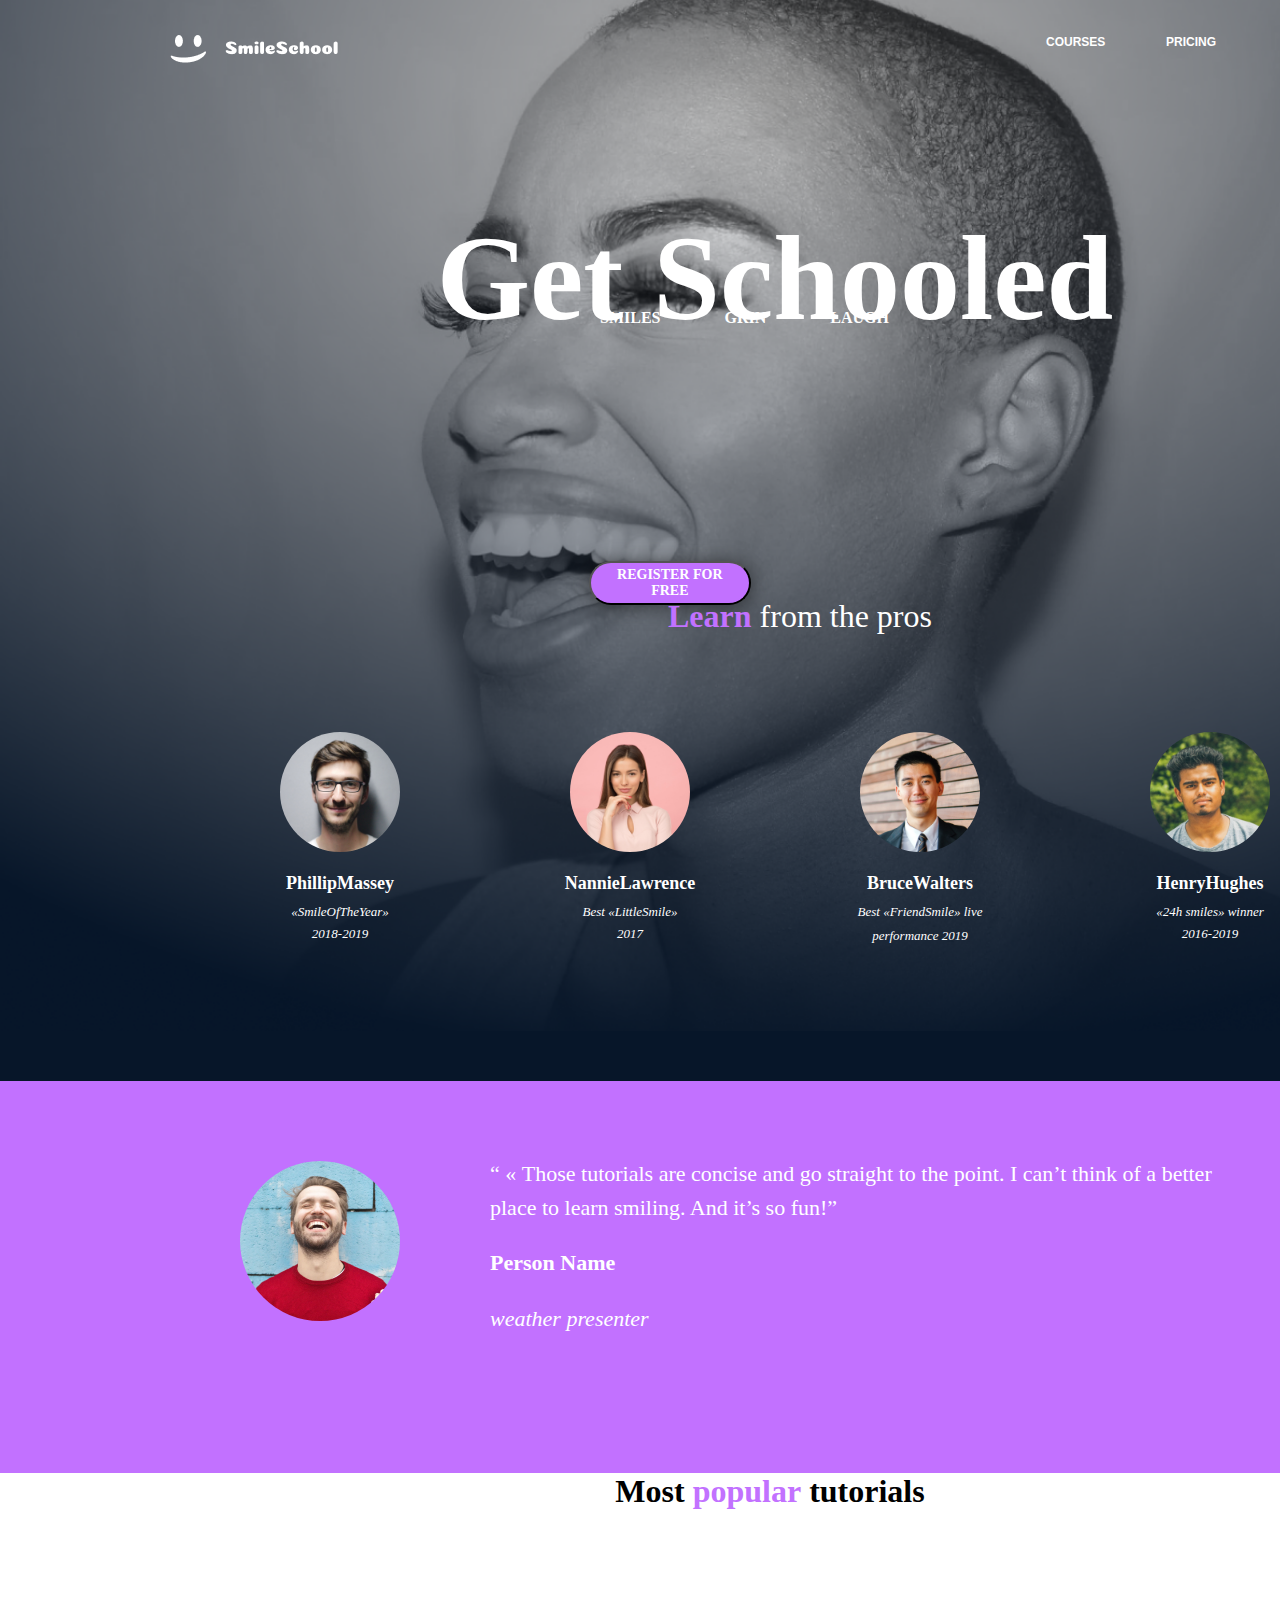
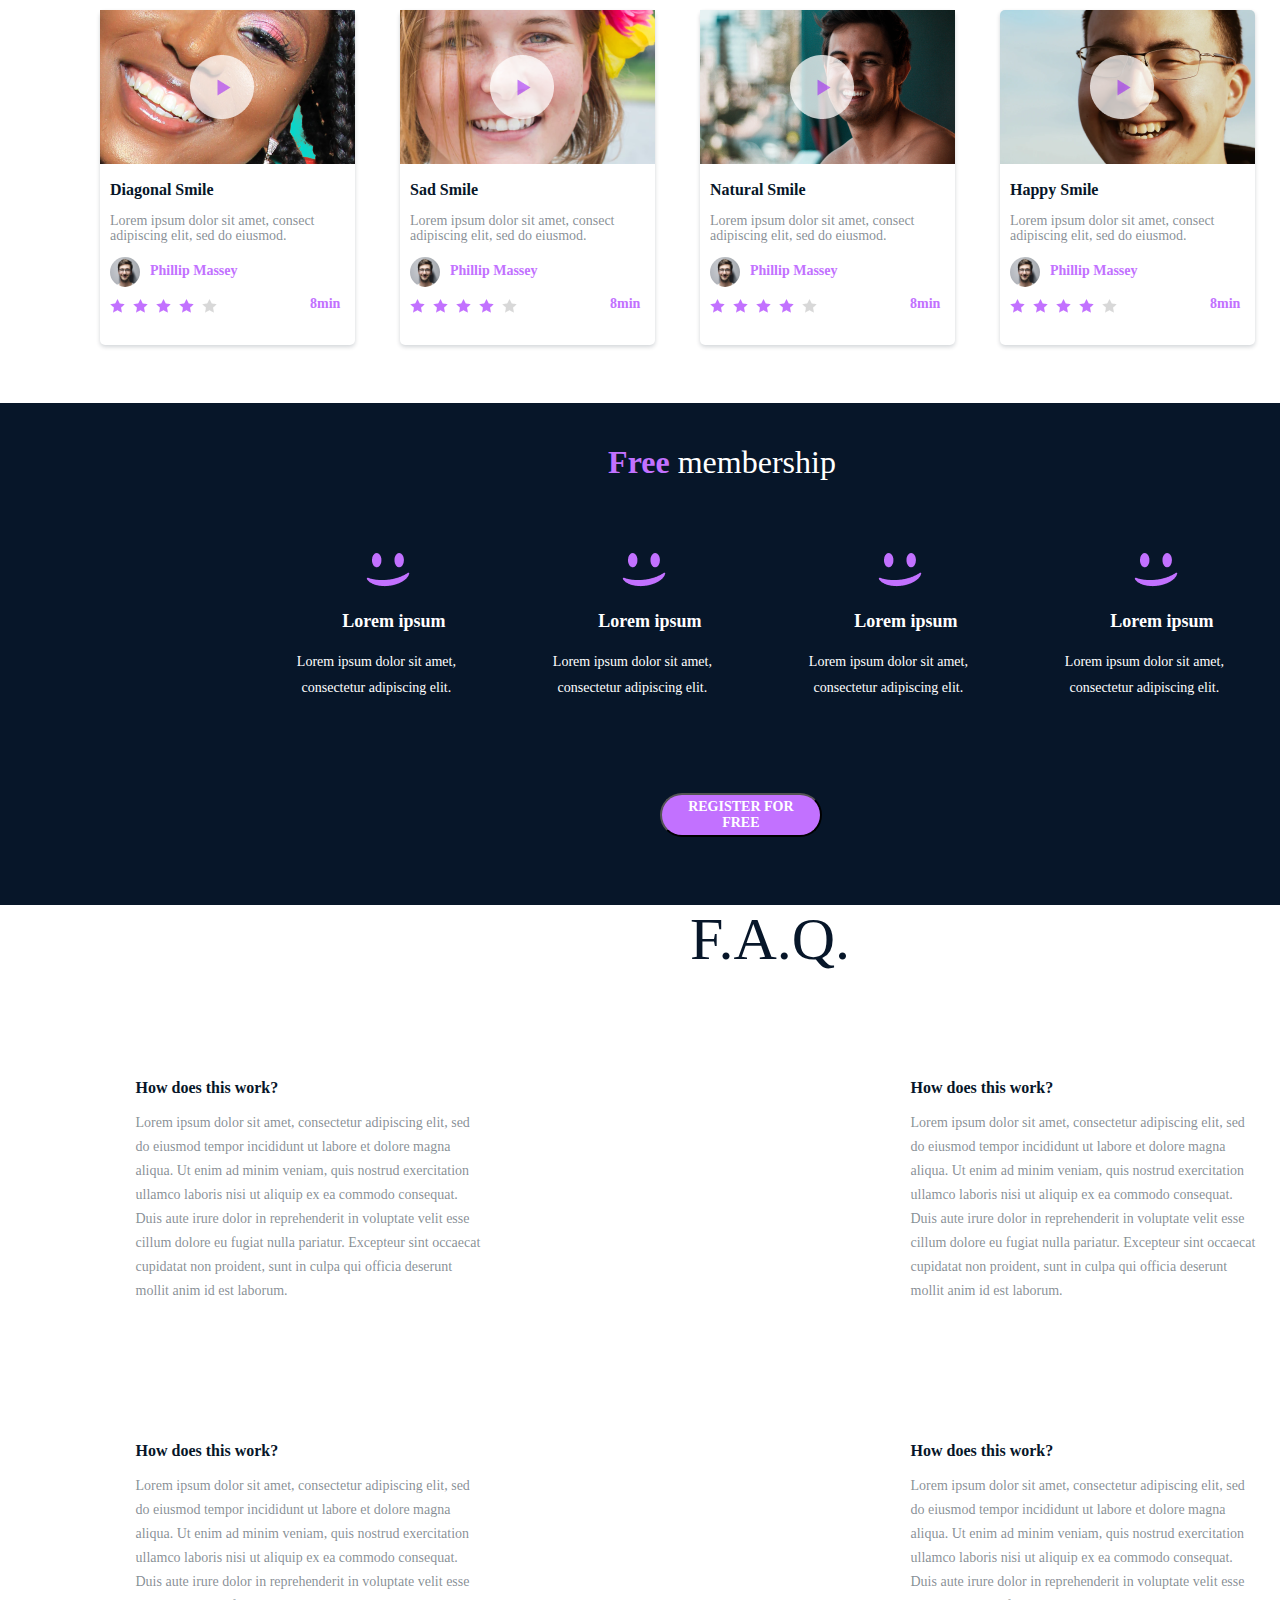
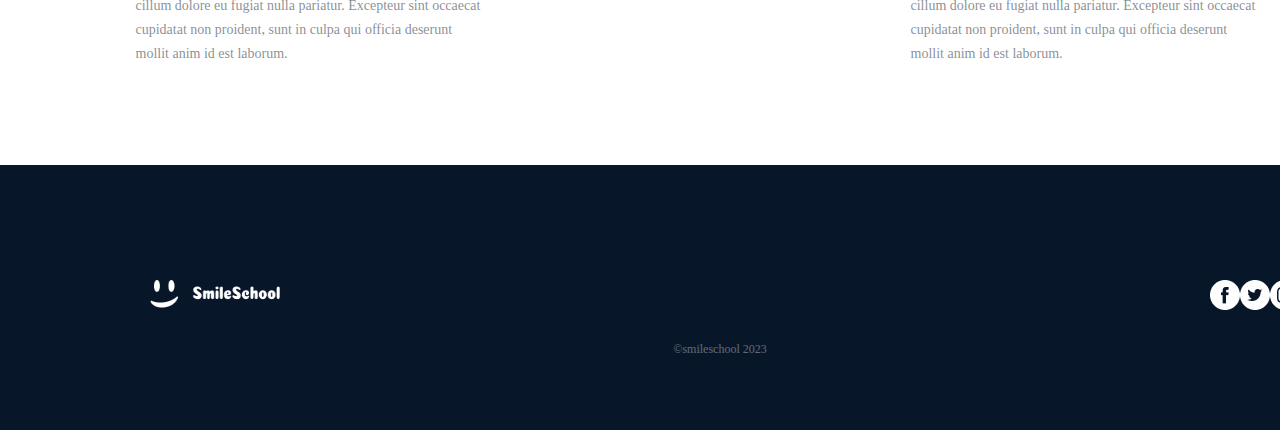
<file: css_advanced/index.html>
<!DOCTYPE html>
<html lang="en">
<head>
    <meta charset="UTF-8">
    <meta name="viewport" content="width=device-width, initial-scale=1.0">
    <!-- Import styles.css file -->
    <link rel="stylesheet" type="text/css" href="styles.css">

    <title>School Page </title>
</head>
<body>
    <!-- section for background image -->
    <section class="background-section">
        <header class="header">
            <div class="menu-top">
              <div class="logo">
                <a  href="#"><img src="images/logo.png" alt="Smile School"></a>
              </div>
            </div>
            <div class="menu-top-right">
              <a href=""><div class="courses">COURSES</div></a>
              <a href=""><div class="pricing">PRICING</div></a>
              <a href=""><div class="login">LOGIN</div></a>
            </div>
          </header>
    <!--Section for the banner-->
    <section>
      <div>
        <h1 class="titles">Get Schooled</h1> 
            <p class="t1">SMILES</p>
            <p class="t1">GRIN</p>
            <p class="t1">LAUGH</p>
            <button class="button">REGISTER FOR FREE</button>
      </div>
            <div class="flex-container">
                <h2 class="head2"><span>Learn</span> from the pros</h2>
            </div>
            <div class="person-box">
                <div class="person">
                    <img src="images/photo1.png" alt="image">
                    <h3 class="name">PhillipMassey</h3>
                    <p class="bestsmile">«SmileOfTheYear»</p>
                    <p class="bestsmile">2018-2019</p>
                </div>
                <div class="person">
                    <img src="images/photo2.png" alt="image">
                    <h3 class="name">NannieLawrence</h3>
                    <p class="bestsmile">Best «LittleSmile»</p>
                    <p class="bestsmile">2017</p>
                </div>
                <div class="person">
                    <img src="images/photo3.png" alt="image">
                    <h3 class="name"> BruceWalters</h3>
                    <p class="bestsmile">
                        Best «FriendSmile» live performance 2019</p>
                </div>
                <div class="person">
                    <img src="images/photo4.png" alt="image">
                    <h3 class="name">HenryHughes</h3>
                    <p class="bestsmile">«24h smiles» winner</p>
                    <p class="bestsmile">2016-2019</p>
                </div>
            </div>
    </section>
    <!--End section for the banner-->  
    </section>

    <!--Section for the quote -->
    <section class="quote">
        <div>
            <img class="image" src="images/photo5.png" alt="Image">
        </div>
        <div>
            <!-- Another block with a quote tag, author quote, and text -->
            <blockquote class="text">
                <q class="quoText"> « Those tutorials are concise and go straight to the point. I can’t
                    think of a better place to learn smiling. And it’s so fun!</q>
                <p class="PersonName">Person Name</p>
                <p class="WeatherPresenter">weather presenter</p>
            </blockquote>
        </div>
    </section>
    
<!-- Video Items -->
<section class="video-block">
    
    <h1 class="titlep2">Most <span>popular</span> tutorials</h1>
    <div class="Part2Tutorials">
        <div class="back">
            <img src="images/preview1.png" alt="image">
            <img class="play" src="images/play.png" alt="image">
            <h2 class="DiagonalSmile">Diagonal Smile</h2>
            <p class="text3">Lorem ipsum dolor sit amet, consect adipiscing elit, sed do eiusmod.</p>
            <div>
                <img class="person1" src="images/photo1.png" alt="image">
                <h3 class="PhillipMassey">Phillip Massey</h3>
                <div>
                    <img class="rating" src="images/rating.png" alt="image">
                    <p class="Min">8min</p>
                </div>
            </div>
        </div>
        <div class="back2">
            <img src="images/preview2.png" alt="image">
            <img class="play" src="images/play.png" alt="image">
            <h2 class="DiagonalSmile">Sad Smile</h2>
            <p class="text3">Lorem ipsum dolor sit amet, consect adipiscing elit, sed do eiusmod.</p>
            <div>
                <img class="person1" src="images/photo1.png" alt="image">
                <h3 class="PhillipMassey">Phillip Massey</h3>
                <div>
                    <img class="rating" src="images/rating.png" alt="image">
                    <p class="Min">8min</p>
                </div>
            </div>
        </div>

        <div class="back3">
            <img src="images/preview3.png" alt="image">
            <img class="play" src="images/play.png" alt="image">
            <h2 class="DiagonalSmile">Natural Smile</h2>
            <p class="text3">Lorem ipsum dolor sit amet, consect adipiscing elit, sed do eiusmod.</p>
            <div>
                <img class="person1" src="images/photo1.png" alt="image">
                <h3 class="PhillipMassey">Phillip Massey</h3>
                <div>
                    <img class="rating" src="images/rating.png" alt="image">
                    <p class="Min">8min</p>
                </div>
            </div>
        </div>
        <div class="back4">
            <img src="images/preview4.png" alt="image">
            <img class="play" src="images/play.png" alt="image">
            <h2 class="DiagonalSmile">Happy Smile</h2>
            <p class="text3">Lorem ipsum dolor sit amet, consect adipiscing elit, sed do eiusmod. </p>
            <div>
                <img class="person1" src="images/photo1.png" alt="image">
                <h3 class="PhillipMassey">Phillip Massey</h3>
                <div>
                    <img class="rating" src="images/rating.png" alt="image">
                    <p class="Min">8min</p>
                </div>
            </div>
        </div>
    </div>
</section>
     <!-- Video Items End -->

<!--  Membership Section -->
    

    <section class="Membership">
        <h1 class="member" style="left: 550px;"><span>Free</span> membership</h1>
                <div class="details">
                    <img class="smile" src="images/smile.png" alt="image">
                    <h2 class="head3">Lorem ipsum</h2>
                    <p class="text4">Lorem ipsum dolor sit amet, consectetur adipiscing elit.</p>
                </div>
                <div class="details">
                    <img class="smile" src="images/smile.png" alt="image">
                    <h2 class="head3">Lorem ipsum</h2>
                    <p class="text4">Lorem ipsum dolor sit amet, consectetur adipiscing elit.</p>
                </div>
                <div class="details">
                    <img class="smile" src="images/smile.png" alt="image">
                    <h2 class="head3">Lorem ipsum</h2>
                    <p class="text4">Lorem ipsum dolor sit amet, consectetur adipiscing elit.</p>
                </div>
                <div class="details">
                    <img class="smile" src="images/smile.png" alt="image">
                    <h2 class="head3">Lorem ipsum</h2>
                    <p class="text4">Lorem ipsum dolor sit amet, consectetur adipiscing elit.</p>
                </div>
                <button class="button2">REGISTER FOR FREE</button>
    </section>
   
<!-- End Membership Section  -->

<!--  FAQ Section  -->

<section class="FAQ1">
    <h1 class="Faq">F.A.Q.</h1>
            <div class="matrix">
                <div>
                    <h2 class="HowDoesThisWork">How does this work?</h2>
                    <p class="LoremIpsumDolorSi">Lorem ipsum dolor sit amet, consectetur adipiscing elit, sed do eiusmod tempor incididunt ut labore et dolore magna aliqua. Ut enim ad minim veniam, quis nostrud exercitation ullamco laboris nisi ut aliquip ex ea commodo consequat. Duis aute irure dolor in reprehenderit in voluptate velit esse cillum dolore eu fugiat nulla pariatur. Excepteur sint occaecat cupidatat non proident, sunt in culpa qui officia deserunt mollit anim id est laborum.</p>
                </div>
                <div>
                    <h2 class="HowDoesThisWork">How does this work?</h2>
                    <p class="LoremIpsumDolorSi">Lorem ipsum dolor sit amet, consectetur adipiscing elit, sed do eiusmod tempor incididunt ut labore et dolore magna aliqua. Ut enim ad minim veniam, quis nostrud exercitation ullamco laboris nisi ut aliquip ex ea commodo consequat. Duis aute irure dolor in reprehenderit in voluptate velit esse cillum dolore eu fugiat nulla pariatur. Excepteur sint occaecat cupidatat non proident, sunt in culpa qui officia deserunt mollit anim id est laborum.</p>
                </div>
                <div>
                    <h2 class="HowDoesThisWork">How does this work?</h2>
                    <p class="LoremIpsumDolorSi">Lorem ipsum dolor sit amet, consectetur adipiscing elit, sed do eiusmod tempor incididunt ut labore et dolore magna aliqua. Ut enim ad minim veniam, quis nostrud exercitation ullamco laboris nisi ut aliquip ex ea commodo consequat. Duis aute irure dolor in reprehenderit in voluptate velit esse cillum dolore eu fugiat nulla pariatur. Excepteur sint occaecat cupidatat non proident, sunt in culpa qui officia deserunt mollit anim id est laborum.</p>
                </div>
                <div>
                    <h2 class="HowDoesThisWork">How does this work?</h2>
                    <p class="LoremIpsumDolorSi">Lorem ipsum dolor sit amet, consectetur adipiscing elit, sed do eiusmod tempor incididunt ut labore et dolore magna aliqua. Ut enim ad minim veniam, quis nostrud exercitation ullamco laboris nisi ut aliquip ex ea commodo consequat. Duis aute irure dolor in reprehenderit in voluptate velit esse cillum dolore eu fugiat nulla pariatur. Excepteur sint occaecat cupidatat non proident, sunt in culpa qui officia deserunt mollit anim id est laborum.</p>
                </div>
            </div>
</section>
<!--  FAQ Section End -->
    </main>

<!--  FOOTER Section -->
<footer>
    <div class="footer">
        <img class="logos" src="images/logo.png" alt="image">
        <div class="share">
            <a href="logo">
                <img src="images/Facebook_White.png" alt="facebook">
            </a>
            <a href="logo">
                <img src="images/Twitter_White.png" alt="twitter">
            </a>
            <a href="logo">
                <img src="images/Instagram_White.png" alt="instgram">
            </a>
        </div>
        <p class="smileschool">©smileschool 2023</p>
    </div>
</footer>
<!--  FOOTER Section End -->

</body>
</html>
</file>
<file: css_advanced/styles.css>
html, body {
    background-color: #071629;
    width: 1550px;
    height: 249px;
    margin: 0px;
    padding: 0;
}

.background-section {
    background-image: url('images/background.png');
    background-repeat: no-repeat;
    background-size: cover;
    background-blend-mode: normal, color;
    /* Dimensions and fill */
}

.header {
    display: flex;
    justify-content: space-between;
    align-items: center;
    padding: 35px 170px;
    box-sizing: border-box;
}

.menu-top {
    display: flex;
    justify-content: space-between;
    align-items: center;
    width: 234px;
}

.logo {
    /* Logo */
    width: 100px;
    height: 100px;
}

.menu-top-right {
    display: flex;
    justify-content: flex-end;
    align-items: center;
    margin-right: -6px;
}

.menu-top-right a {
    text-decoration: none;
}

.courses,
.pricing,
.login {
    /* Courses, Pricing, Login */
    font-family: 'Source Sans Pro', sans-serif;
    font-style: normal;
    font-weight: 700;
    font-size: 12px;
    line-height: 15px;
    color: #FFFFFF;
    text-decoration: none;
    margin-left: 20px; /* add margin-left to create space between menu items */
    width: 100px;
    height: 100px;
}


.titles {
    margin-top: 40px;
    text-align: center;
    color: white;
    font-size: 120px;
    font-family: 'Source Sans Pro';
    font-weight: 700;
    word-wrap: break-word;
    line-height: normal;
}

.t1{
    line-height: 20px;
    text-align: center;
    color: white;
    position: relative;
    display: inline;
    left: 570px;
    margin: 30px;
    top: -120px;
    font-weight: 700;
    
}

.button{
    width: 162px;
    height: 44px;
    flex-shrink: 0;
    border-radius: 22px;
    background: #C271FF;
    box-shadow: 0px 2px 20px 0px rgba(0, 0, 0, 0.50);
    /* Horizontal Positioning */
    position: absolute;
    left: 46%; /* Centers horizontally */
    transform: translateX(-50%); /* Corrects horizontal centering */
    /* Vertical Positioning */
    top: 55%; /* Centers vertically */
    transform: translateY(150%); /* Corrects vertical centering */
    color: white;
    font-size: 14px;
    font-family: 'Source Sans Pro';
    font-weight: 600;
    cursor: pointer;
}

.head2 span{
    color: #C271FF;
    font-size: 32px;
    font-family: 'Source Sans Pro';
    font-weight: 700;
}

.flex-container {
    display: flex;
    justify-content: center;
}

.head2 {
    color: white;
    font-size: 32px;
    font-family: 'Source Sans Pro';
    font-weight: 300;
    position: relative;
    justify-content: center;
    margin-top: 150px;
    margin-left: 50px;
}

.person-box {
    display: flex;
    justify-content: center;
}
  
.person {
   text-align: center;
    margin: 70px;
  }

/* Giving style to img */
.person img {
    display: block;
    max-width: 120px;
    margin: 0 auto;
    border-radius: 50%; /* Create a circular border */
}

.name {
    color: white;
    font-size: 18px;
    font-family: 'Source Sans Pro'; 
    font-weight: 900; 
    line-height: 27px;
    font-style: normal;
}

.bestsmile {
    width: 150px;
    text-align: center;
    color: white;
    font-size: 13px;
    font-family: 'Source Sans Pro';
    font-style: italic;
    font-weight: 400;
    line-height: 24px;
    word-wrap: break-word;
    margin-top: -15px;
}

/*  Quote Section */

.quote {
    position: relative;
    width: 1550px;
    height: 392px;
    left: -10px;
    background: #C271FF;
    margin-top: 50px;
}

.image {
    left: 250px; 
    top: 80px;
    position: absolute;
    border-radius: 50%; /* Create a circular border */
}


.text {
    width: 730px;
    height: 158px;
    margin-left: 500px;
    position: absolute;
    top: 60px;
}

.quoText {
    width: 730px;
    color: white;
    font-size: 22px;
    font-family: 'Source Sans Pro';
    font-weight: 400;
    line-height: 33.60px;
    word-wrap: break-word;
}

.PersonName {
    color: white;
    font-size: 22px;
    font-family: 'Source Sans Pro';
    font-weight: 700;
    line-height: 33.60px;
    word-wrap: break-word;
}

.WeatherPresenter {
    color: white;
    font-size: 22px;
    font-family: 'Source Sans Pro';
    font-style: italic;
    font-weight: 400;
    line-height: 33.60px;
    word-wrap: break-word"
}

/* Section Tutorials - Videos */

.video-block {
    width: 1540px;
    height: 600px;
    background: #FFF;
}


.Part2Tutorials {
    width: 1228px;
    height: 450px;
    position: relative;
    margin-top: 5px;
}

.titlep2 {
    text-align: center;
    margin-bottom: 100px;
    margin-top: 0px;
}

.titlep2  span{
    color: #C271FF;
    font-size: 32px;
    font-family: Source Sans Pro;
    font-weight: 700;
    word-wrap: break-word;
}

.back {
    width: 255px;
    height: 335px;
    top: 0px;
    left: 100px;
    position: absolute;
    background: white;
    box-shadow: 0px 2px 4px rgba(7, 22, 41, 0.18);
    border-radius: 5px;
}

.back2 {
    width: 255px;
    height: 335px;
    left: 400px;
    top: 0px;
    position: absolute;
    background: white;
    box-shadow: 0px 2px 4px rgba(7, 22, 41, 0.18);
    border-radius: 5px;
}

.back3 {
    width: 255px;
    height: 335px;
    left: 700px;
    top: 0px;
    position: absolute;
    background: white;
    box-shadow: 0px 2px 4px rgba(7, 22, 41, 0.18);
    border-radius: 5px;
}

.back4 {
    width: 255px;
    height: 335px;
    left: 1000px;
    overflow-x: hidden;
    top: 0px;
    position: absolute;
    background: white;
    box-shadow: 0px 2px 4px rgba(7, 22, 41, 0.18);
    border-radius: 5px;
}

.PhillipMassey {
    color: #C271FF;
    font-size: 14px;
    font-family: 'Source Sans Pro';
    font-weight: 600;
    line-height: 28px;
    word-wrap: break-word;
    margin-left: 50px;
}

.person1 {
    width: 30px;
    height: 30px;
    left: 10px;
    position: absolute;
    border-radius: 50%; /* Create a circular border */
}

.text3 {
    width: 242px;
    color: rgba(7, 22, 41, 0.50);
    font-size: 14px;
    font-family: 'Source Sans Pro'; 
    font-weight: 400;
    line-height: 15px;
    word-wrap: break-word;
    position: relative;
    left: 10px;
}

.DiagonalSmile {
    color: #071629;
    font-size: 16px;
    font-family: 'Source Sans Pro';
    font-weight: 700;
    position: relative;
    left: 10px;
    word-wrap: break-word;
}

.Min {
    position: relative;
    left: 210px;
    color: #C271FF;
    font-size: 14px;
    font-family: 'Source Sans Pro';
    font-weight: 600;
    line-height: 10px;
    word-wrap: break-word;
}

.rating {
    left: 10px;
    position: absolute;
}

.play {
    width: 64px;
    height: 64px;
    left: 90px;
    top: 45px;
    position: absolute;
    opacity: 0.86;
}

/* Section Membership */

.Membership {
    width: 1550px;
    height: 502px;
    background: #071629;
    display: flex;
    justify-content: center;
    position: relative;
    left: -10px;
    margin-top: -70px;
}

.member {
    text-align: center;
    color: white;
    font-size: 32px;
    font-family: 'Source Sans Pro';
    font-weight: 300;
    word-wrap: break-word;
    position: relative;
    bottom: -20px;
}   

.member span {
    color: #C271FF;
    font-size: 32px;
    font-family: 'Source Sans Pro';
    font-weight: 700;
    word-wrap: break-word;
}

.details {
    position: relative;
    top: 150px;
    right: 20px;
}

.text4 {
    width: 221px;
    text-align: center; 
    color: white; 
    font-size: 14px; 
    font-family: 'Source Sans Pro'; 
    font-weight: 400; 
    line-height: 26px; 
    word-wrap: break-word;
}

.head3 {
    width: 256px; 
    text-align: center; 
    color: white; 
    font-size: 18px; 
    font-family: 'Source Sans Pro'; 
    font-weight: 600; 
    line-height: 26px;
     word-wrap: break-word;
}

.smile {
    position: relative;
    left: 100px;
}

.button2 {
    width: 162px;
    height: 44px; 
    left: 0px; 
    top: 0px; 
    position: absolute; 
    background: #C271FF; 
    border-radius: 22px;
    position: relative;
    top: 390px;
    left: -650px;
    color: white;
    font-size: 14px;
    font-family: 'Source Sans Pro';
    font-weight: 600;
    cursor: pointer;
}

/* FAQ Section */ 


.FAQ1 {
    width: 1540px;
    height: 900px;
    background: #FFF;
    margin-top: -55px;
    padding-top: 15px;
    margin-bottom: 5px;
}

.Faq {
    text-align: center;
    color: #071629;
    font-size: 60px;
    font-family: 'Source Sans Pro';
    font-weight: 300;
    word-wrap: break-word;

}

.matrix {
    display: flex;
    flex-wrap: wrap;
    justify-content: space-around;;
    align-items: center;
    gap: 10px; /* Adjust the gap as needed */
    text-align: center;
}

.matrix > div {
    flex: 0 1 calc(40% - 20px); /* 2 columns with a gap of 20px */
    max-width: calc(40% - 20px);
    border: 1px solid #FFFFFF; /* Add borders if desired, change color */
    padding: 50px; /* Add padding as desired */
    box-sizing: border-box;
}

.HowDoesThisWork {
    color: #071629;
    font-size: 16px;
    font-family: 'Source Sans Pro';
    font-weight: 700;
    word-wrap: break-word;
    text-align: left;    
}

.LoremIpsumDolorSi {
    width: 350px;
    color: rgba(7, 22, 41, 0.50);
    font-size: 14px; 
    font-family: 'Source Sans Pro';
    font-weight: 400;
    line-height: 24px;
    text-align: left;
}

/* Footer Section */

.footer {
    width: 1440px;
    margin-top: 60px;
    height: 200px; 
    flex-shrink: 0;
    position: absolute; 
    background: #071629;
}

.logos {
    color: #FFFFFF;
    width: 130px;
    height: 30px;
    position: absolute;
    top: 50px; /* Adjust this value to move it up or down vertically */
    left: 150px; /* Adjust this value to move it to the left or right */
}

.share {
    display: flex;
    width: 30px;
    height: 30px;
    position: absolute;
    top: 50px; /* Adjust this value to move it up or down vertically */
    right: 200px; /* Adjust this value to move it to the left or right */
}


.smileschool {
    opacity: 0.35;
    color: white;
    font-size: 12px;
    font-family: 'Source Sans Pro';
    font-weight: 400;
    word-wrap: break-word;
    text-align: center;
    position: relative;
    top: 100px;
}
</file>
